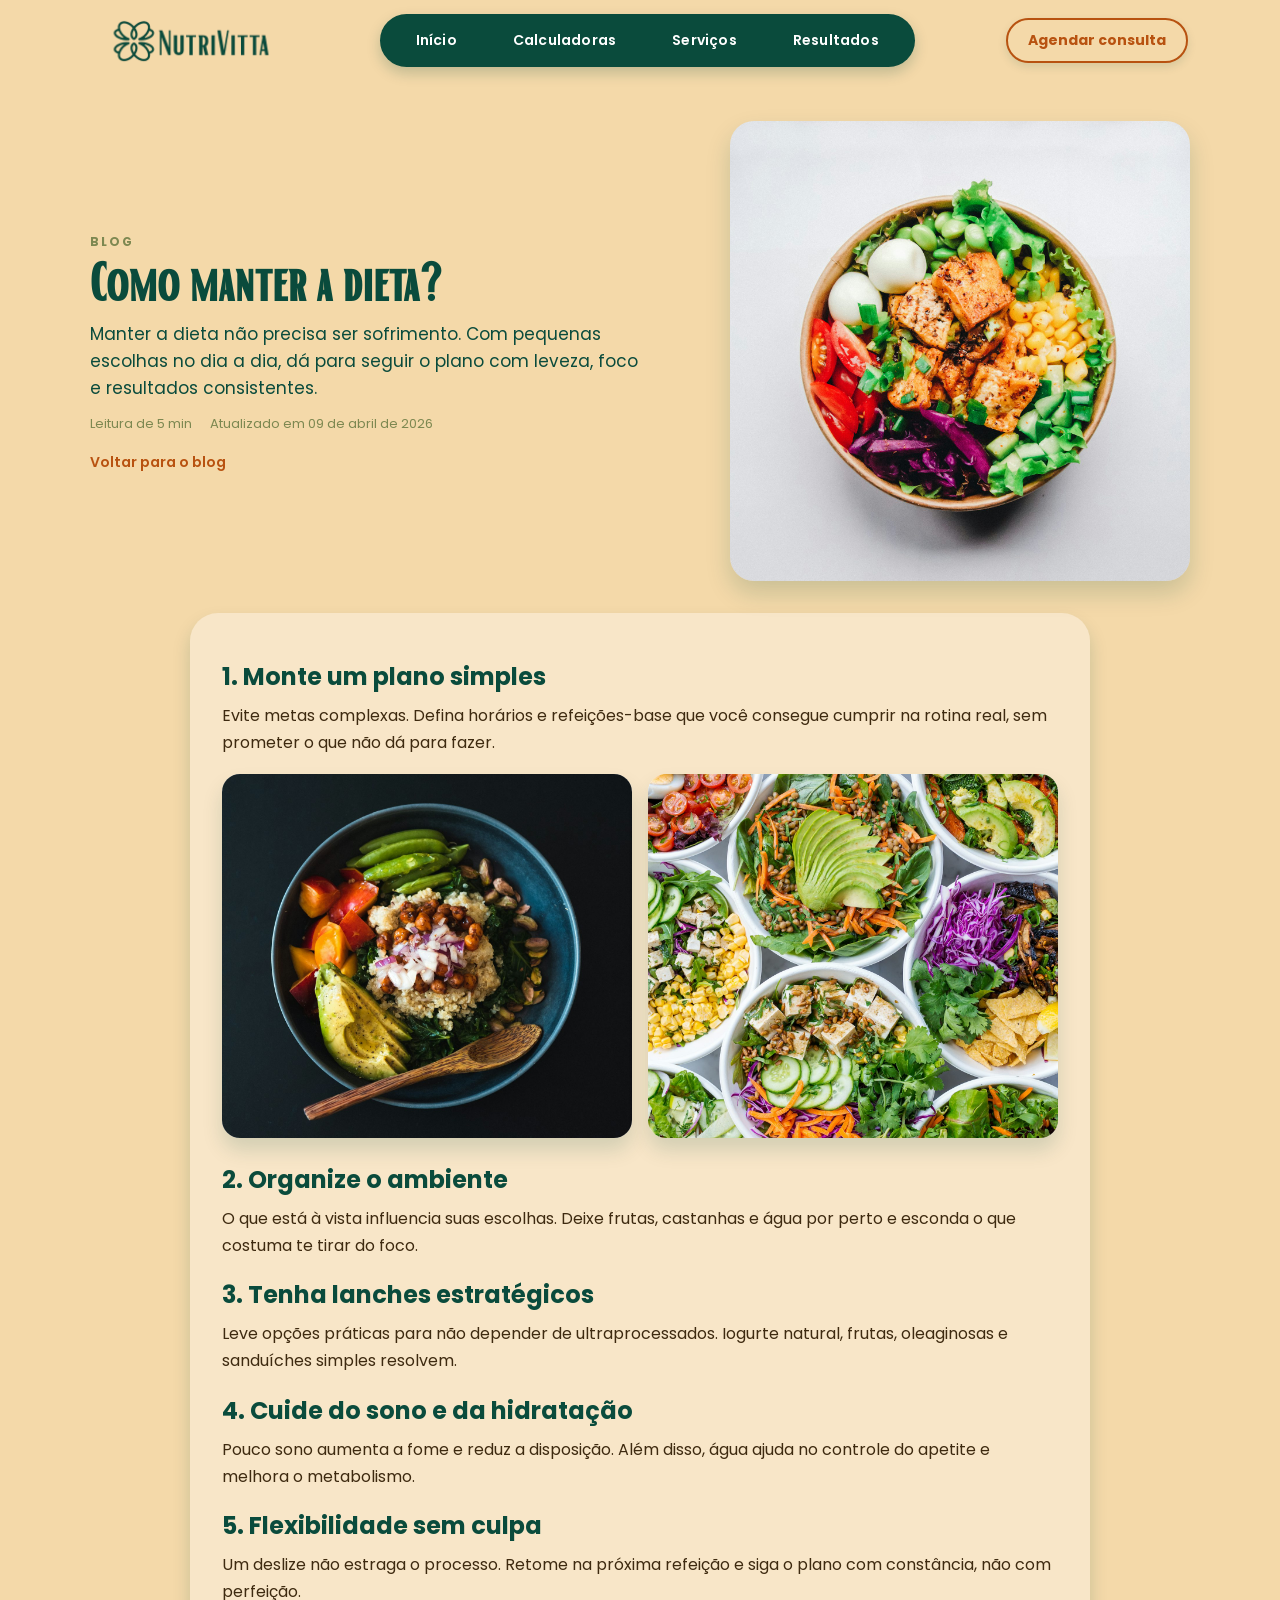
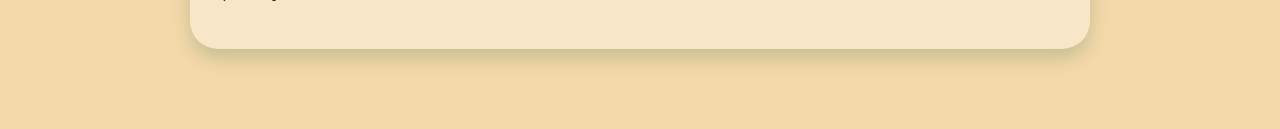
<file: NutriVitta/html/blog-1.html>
﻿<!DOCTYPE html>
<html lang="pt-br">
<head>
    <meta charset="UTF-8">
    <meta name="viewport" content="width=device-width, initial-scale=1.0">
    <link rel="icon" type="image/x-icon" href="../images/logo-simples.png">
    <title>NutriVitta | Como manter a dieta</title>
    <link rel="preconnect" href="https://fonts.googleapis.com">
    <link rel="preconnect" href="https://fonts.gstatic.com" crossorigin>
    <link href="https://fonts.googleapis.com/css2?family=Poppins:wght@500;600;700&display=swap" rel="stylesheet">
    <link rel="stylesheet" href="../css/style.css">
</head>
<body>
    <header class="site-header">
        <img src="../images/logo.png" alt="Logo NutriVitta">
        <nav class="nav-pill">
            <a href="index.html#inicio">Início</a>
            <a href="index.html#calculadoras">Calculadoras</a>
            <a href="index.html#servicos">Serviços</a>
            <a href="index.html#resultados">Resultados</a>
        </nav>

        <button class="cta">Agendar consulta</button>
    </header>

    <main class="blog-page">
        <section class="blog-detail">
            <div class="blog-detail-content">
                <span class="blog-detail-kicker">Blog</span>
                <h1 class="blog-detail-title">Como manter a dieta?</h1>
                <p class="blog-detail-lead">
                    Manter a dieta não precisa ser sofrimento. Com pequenas escolhas no dia a dia,
                    dá para seguir o plano com leveza, foco e resultados consistentes.
                </p>
                <div class="blog-detail-meta">
                    <span>Leitura de 5 min</span>
                    <span>Atualizado em 09 de abril de 2026</span>
                </div>
                <a class="blog-back" href="index.html#blog">Voltar para o blog</a>
            </div>
            <div class="blog-detail-image">
                <img src="../images/blog-hero-1.jpg" alt="Bowl de salada colorida" loading="lazy">
            </div>
        </section>

        <section class="blog-article">
            <h2>1. Monte um plano simples</h2>
            <p>
                Evite metas complexas. Defina horários e refeições-base que você consegue cumprir
                na rotina real, sem prometer o que não dá para fazer.
            </p>
            <div class="blog-gallery">
                <figure class="blog-media">
                    <img src="../images/blog-gallery-1a.jpg" alt="Bowl saudável com vegetais" loading="lazy">
                    <figcaption>Planejar refeições fica mais fácil com opções frescas e simples.</figcaption>
                </figure>
                <figure class="blog-media">
                    <img src="../images/blog-gallery-1b.jpg" alt="Variedade de saladas coloridas" loading="lazy">
                    <figcaption>Inclua cores e variedade para aumentar nutrientes e saciedade.</figcaption>
                </figure>
            </div>

            <h2>2. Organize o ambiente</h2>
            <p>
                O que está à vista influencia suas escolhas. Deixe frutas, castanhas e água por perto
                e esconda o que costuma te tirar do foco.
            </p>

            <h2>3. Tenha lanches estratégicos</h2>
            <p>
                Leve opções práticas para não depender de ultraprocessados. Iogurte natural, frutas,
                oleaginosas e sanduíches simples resolvem.
            </p>

            <h2>4. Cuide do sono e da hidratação</h2>
            <p>
                Pouco sono aumenta a fome e reduz a disposição. Além disso, água ajuda no controle
                do apetite e melhora o metabolismo.
            </p>

            <h2>5. Flexibilidade sem culpa</h2>
            <p>
                Um deslize não estraga o processo. Retome na próxima refeição e siga o plano com
                constância, não com perfeição.
            </p>
        </section>
    </main>
</body>
</html>
</file>
<file: NutriVitta/css/style.css>
﻿:root {
    --green: #0A4B3C;
    --orange: #B85210;
    --cream: #F4D9A9;
    --card: #F8E6C8;
    --lime: #B9C13A;
    --shadow: rgba(10, 75, 60, 0.22);
    --olive: #7D8851;
}


.calc-modal .calc-radio label {
    display: flex !important;
    align-items: center !important;
    gap: 12px !important;
    font-size: 18px !important;
    color: var(--green) !important;
    font-weight: 700 !important;
}

.calc-modal .calc-radio label input[type="radio"] {
    -webkit-appearance: radio !important;
    appearance: radio !important;
    width: 18px !important;
    height: 18px !important;
    min-width: 18px !important;
    margin-right: 10px !important;
    vertical-align: middle !important;
    accent-color: var(--modal-accent, #0A4B3C) !important;
    background: transparent !important;
    border: none !important;
    box-shadow: none !important;
}

.calc-modal .calc-radio label input[type="radio"]::before,
.calc-modal .calc-radio label input[type="radio"]::after {
    display: none !important;
    content: none !important;
}

@media (max-width:480px) {
    .calc-modal .calc-radio label {
        font-size: 16px !important;
    }

    .calc-modal .calc-radio label input[type="radio"] {
        width: 16px !important;
        height: 16px !important;
    }
}

.calc-modal .calc-type span,
.calc-modal .calc-radio label {
    line-height: 1;
}


.calc-toggle {
    display: flex;
    flex-direction: column;
    gap: 12px;
}

.calc-toggle-btn {
    display: inline-flex;
    align-items: center;
    gap: 12px;
    background: transparent;
    border: none;
    padding: 4px 0;
    cursor: pointer;
    font-size: 16px;
    color: var(--green);
}


.calc-modal .calc-radio label input[type="radio"][name$="-sexo"] {
    -webkit-appearance: radio !important;
    appearance: radio !important;
    width: 18px !important;
    height: 18px !important;
    min-width: 18px !important;
    margin-right: 12px !important;
    vertical-align: middle !important;
    accent-color: var(--modal-accent, #0A4B3C) !important;
    background: transparent !important;
    border: none !important;
    box-shadow: none !important;
}


.client-modal {
    position: fixed;
    inset: 0;
    display: none;
    align-items: center;
    justify-content: center;
    padding: 24px;
    z-index: 1200;
}

.client-modal.is-open {
    display: flex;
}

.client-modal__backdrop {
    position: absolute;
    inset: 0;
    background: rgba(10, 24, 20, 0.55);
    backdrop-filter: blur(6px);
}

.client-modal__panel {
    position: relative;
    width: min(1080px, 100%);
    max-height: min(92vh, 920px);
    overflow: auto;
    padding: 30px;
    border-radius: 30px;
    background: linear-gradient(180deg, rgba(248, 230, 200, 1) 0%, rgba(245, 220, 160, 1) 60%);
    border: 1px solid rgba(10, 75, 60, 0.1);
    box-shadow: 0 28px 60px rgba(10, 24, 20, 0.22);
    z-index: 1;
    font-family: "Poppins", sans-serif;
}

.client-modal__panel::before,
.client-modal__panel::after {
    content: "";
    position: absolute;
    border-radius: 50%;
    pointer-events: none;
}

.client-modal__panel::before {
    top: -68px;
    right: -54px;
    width: 180px;
    height: 180px;
    background: rgba(10, 75, 60, 0.08);
}

.client-modal__panel::after {
    bottom: -88px;
    left: -44px;
    width: 220px;
    height: 220px;
    background: rgba(255, 255, 255, 0.28);
}

.client-modal__header {
    position: relative;
    z-index: 1;
    display: flex;
    justify-content: space-between;
    align-items: flex-start;
    gap: 18px;
    margin-bottom: 24px;
}

.client-modal__header h2 {
    margin: 0;
    font-family: "Bright", serif;
    font-size: 28px;
    line-height: 1;
    color: var(--green);
}

.client-modal__subtitle {
    margin: 10px 0 0;
    max-width: 520px;
    color: rgba(10, 75, 60, 0.74);
    font-size: 14px;
    line-height: 1.6;
}

.client-modal__close {
    flex-shrink: 0;
    width: 44px;
    height: 44px;
    display: inline-flex;
    align-items: center;
    justify-content: center;
    border: 1px solid rgba(10, 75, 60, 0.08);
    border-radius: 50%;
    background: rgba(255, 255, 255, 0.9);
    color: var(--green);
    font-size: 28px;
    line-height: 1;
    box-shadow: 0 10px 18px rgba(10, 75, 60, 0.1);
    cursor: pointer;
    transition: transform 0.2s ease, box-shadow 0.2s ease, background-color 0.2s ease;
}

.client-modal__close:hover {
    transform: translateY(-2px);
    background: #fff;
    box-shadow: 0 14px 22px rgba(10, 75, 60, 0.14);
}

.client-modal__body {
    position: relative;
    z-index: 1;
    display: grid;
    grid-template-columns: minmax(0, 1.35fr) minmax(280px, 0.65fr);
    gap: 24px;
    align-items: start;
}

.client-modal__body form {
    display: grid;
    gap: 16px;
    padding: 24px;
    border-radius: 26px;
    background: rgba(255, 255, 255, 0.72);
    border: 1px solid rgba(10, 75, 60, 0.08);
    box-shadow: 0 18px 34px rgba(10, 75, 60, 0.1);
    backdrop-filter: blur(6px);
}

#client-form>label,
.client-basic .two-cols>label,
.client-child-fields>label {
    display: flex;
    flex-direction: column;
    gap: 8px;
    font-weight: 700;
    color: var(--green);
    font-size: 14px;
}

.client-modal__body .two-cols {
    display: grid;
    grid-template-columns: repeat(2, minmax(0, 1fr));
    gap: 14px;
}

.client-modal__body input[type="text"],
.client-modal__body input[type="number"],
.client-modal__body input[type="date"],
.client-modal__body textarea,
.client-modal__body select {
    width: 100%;
    padding: 14px 16px;
    border-radius: 16px;
    border: 1px solid rgba(10, 75, 60, 0.1);
    background: rgba(255, 255, 255, 0.96);
    color: var(--green);
    font-family: inherit;
    font-size: 14px;
    box-shadow: inset 0 1px 0 rgba(255, 255, 255, 0.92), 0 8px 18px rgba(10, 75, 60, 0.05);
    transition: border-color 0.2s ease, box-shadow 0.2s ease, transform 0.2s ease;
}

.client-modal__body input::placeholder,
.client-modal__body textarea::placeholder {
    color: rgba(10, 75, 60, 0.45);
}

.client-modal__body input:focus,
.client-modal__body textarea:focus,
.client-modal__body select:focus {
    outline: none;
    border-color: rgba(10, 75, 60, 0.28);
    box-shadow: 0 0 0 4px rgba(10, 75, 60, 0.08), 0 14px 24px rgba(10, 75, 60, 0.1);
    transform: translateY(-1px);
}

.client-modal__body textarea {
    min-height: 120px;
    resize: vertical;
}

.client-type,
.client-basic,
.client-child-fields,
#client-form fieldset {
    margin: 0;
    padding: 18px;
    border-radius: 22px;
    background: rgba(255, 255, 255, 0.82);
    border: 1px solid rgba(10, 75, 60, 0.08);
    box-shadow: 0 12px 24px rgba(10, 75, 60, 0.08);
}

.client-type::before,
.client-basic::before,
.client-child-fields::before {
    display: block;
    width: 100%;
    flex-basis: 100%;
    margin-bottom: 12px;
    font-size: 12px;
    font-weight: 800;
    letter-spacing: 0.08em;
    text-transform: uppercase;
    color: rgba(10, 75, 60, 0.62);
}

.client-type::before {
    content: "Perfil";
}

.client-basic::before {
    content: "Informacoes principais";
}

.client-child-fields::before {
    content: "Informacoes infantis";
}

.client-type,
.client-basic .client-sex {
    display: flex;
    flex-wrap: wrap;
    gap: 12px;
    align-items: center;
}

.client-basic {
    display: grid;
    gap: 16px;
}

.client-child-fields {
    display: grid;
    grid-template-columns: repeat(2, minmax(0, 1fr));
    gap: 14px;
}

.client-child-fields>label:last-child {
    grid-column: 1 / -1;
}

.client-modal input[type="radio"],
.client-modal input[type="checkbox"] {
    accent-color: var(--green);
}

.client-modal .inline,
.habit-row {
    display: inline-flex;
    align-items: center;
    gap: 8px;
    padding: 8px 12px;
    border-radius: 10px;
    background: rgba(244, 217, 169, 0.28);
    color: var(--green);
    font-weight: 700;
}

.client-modal .inline input,
.habit-row input {
    width: auto;
    margin: 0;
    box-shadow: none;
}

#client-form fieldset {
    display: grid;
    gap: 10px;
    border: 1px dashed rgba(10, 75, 60, 0.06);
    padding: 12px;
    background: rgba(255, 255, 255, 0.6);
    border-radius: 12px;
}

#client-form fieldset legend {
    padding: 0 8px;
    color: var(--green);
    font-size: 12px;
    font-weight: 800;
    letter-spacing: 0.06em;
    text-transform: uppercase;
}

.client-actions {
    display: flex;
    gap: 12px;
    margin-top: 4px;
}

#client-save,
#client-clear {
    min-height: 54px;
    padding: 12px 20px;
    border-radius: 16px;
    font-weight: 800;
    cursor: pointer;
    transition: transform 0.2s ease, box-shadow 0.2s ease, background-color 0.2s ease;
}

#client-save {
    flex: 1;
    border: none;
    background: linear-gradient(135deg, var(--green), #0f6652);
    color: #fff;
    box-shadow: 0 16px 26px rgba(10, 75, 60, 0.2);
}

#client-save:hover {
    transform: translateY(-2px);
    box-shadow: 0 20px 32px rgba(10, 75, 60, 0.24);
}

#client-clear {
    border: 1px solid rgba(10, 75, 60, 0.14);
    background: rgba(255, 255, 255, 0.7);
    color: var(--green);
}

#client-clear:hover {
    transform: translateY(-2px);
    background: rgba(255, 255, 255, 0.96);
}

#client-list {
    display: none;
}

body.modal-open {
    overflow: hidden;
}

.client-aside {
    position: sticky;
    top: 0;
    padding: 24px;
    border-radius: 26px;
    background: linear-gradient(180deg, rgba(10, 75, 60, 0.96), rgba(18, 92, 73, 0.9));
    color: #fff;
    box-shadow: 0 22px 34px rgba(10, 75, 60, 0.18);
}

.client-aside::before {
    content: "Atalho inteligente";
    display: inline-flex;
    margin-bottom: 14px;
    padding: 7px 12px;
    border-radius: 999px;
    background: rgba(255, 255, 255, 0.14);
    font-size: 12px;
    font-weight: 700;
    letter-spacing: 0.08em;
    text-transform: uppercase;
}

.client-aside h3 {
    margin: 0 0 10px;
    font-family: "Bright", serif;
    font-size: 30px;
    line-height: 1;
}

.client-aside p {
    margin: 0;
    font-size: 14px;
    line-height: 1.7;
    color: rgba(255, 255, 255, 0.88);
}

.client-modal__panel {
    transform: translateY(-8px) scale(0.995);
    opacity: 0;
    transition: transform 260ms ease, opacity 260ms ease;
}

.client-modal.is-open .client-modal__panel {
    transform: translateY(0) scale(1);
    opacity: 1;
}

.client-modal__backdrop {
    opacity: 0;
    transition: opacity 260ms ease;
}

.client-modal.is-open .client-modal__backdrop {
    opacity: 1;
}

@media (max-width: 960px) {
    .client-modal__body {
        grid-template-columns: 1fr;
    }

    .client-aside {
        position: static;
    }
}

@media (max-width: 720px) {
    .client-modal {
        padding: 16px;
    }

    .client-modal__panel {
        padding: 22px;
        border-radius: 24px;
    }

    .client-modal__header h2 {
        font-size: 30px;
    }

    .client-modal__body form {
        padding: 18px;
    }

    .client-child-fields,
    .client-modal__body .two-cols {
        grid-template-columns: 1fr;
    }

    .client-actions {
        flex-direction: column;
    }
}

@media (max-width: 540px) {
    .client-modal__header {
        flex-direction: column;
        align-items: stretch;
    }

    .client-modal__close {
        align-self: flex-end;
    }
}


@media (max-width:480px) {
    .calc-modal .calc-radio label {
        font-size: 16px !important;
    }

    .calc-modal .calc-radio label input[type="radio"][name$="-sexo"] {
        width: 16px !important;
        height: 16px !important;
    }
}

* {
    box-sizing: border-box;
    margin: 0;
    padding: 0;
}


img,
picture,
video,
svg {
    max-width: 100%;
    height: auto;
    display: block;
}

@font-face {
    font-family: "Bright";
    src: url(../fonts/bright-regular-1.ttf) format("truetype");
    font-weight: 400;
    font-style: normal;
    font-display: swap;
}

body {
    font-family: "Poppins", sans-serif;
    color: var(--green);
    background: var(--cream);
}

.site-header {
    display: grid;
    grid-template-columns: auto 1fr auto;
    align-items: center;
    gap: 20px;
    padding: 14px 32px;
    background: var(--cream);
}

.site-header img {
    height: 52px;
    width: auto;
    margin-left: 60px;
}

.nav-pill {
    justify-self: center;
    display: flex;
    gap: 56px;
    padding: 16px 36px;
    border-radius: 999px;
    background: var(--green);
    box-shadow: 0 6px 14px var(--shadow);
}

.nav-pill a {
    color: #fff;
    text-decoration: none;
    font-weight: 600;
    font-size: 14px;
    letter-spacing: 0.2px;
}

.nav-pill a:hover {
    opacity: 0.85;
}

.cta {
    font-family: "Poppins", sans-serif;
    margin-right: 60px;
    padding: 10px 20px;
    border-radius: 999px;
    border: 2px solid var(--orange);
    background: var(--cream);
    color: var(--orange);
    font-weight: 700;
    font-size: 14px;
    cursor: pointer;
    position: relative;
    overflow: hidden;
    transition: background 0.25s ease-in-out, color 0.25s ease-in-out, transform 0.25s ease-in-out, box-shadow 0.25s ease-in-out;
    box-shadow: 0 4px 10px rgba(10, 75, 60, 0.12);
}

.cta::after {
    content: "";
    position: absolute;
    inset: -120% auto -120% -60%;
    width: 60%;
    background: linear-gradient(120deg, transparent 0%, rgba(255, 255, 255, 0.55) 50%, transparent 100%);
    transform: translateX(-120%) rotate(15deg);
    transition: transform 0.7s ease-in-out;
    pointer-events: none;
    opacity: 0.7;
}

.cta:hover {
    background: var(--orange);
    color: #fff;
    transform: translateY(-2px);
    box-shadow: 0 10px 18px rgba(10, 75, 60, 0.2);
}

.cta:hover::after {
    transform: translateX(220%) rotate(15deg);
}

.cta:active {
    transform: translateY(0) scale(0.98);
}

.cta:focus-visible {
    outline: 3px solid rgba(184, 82, 16, 0.45);
    outline-offset: 3px;
}

@media (max-width: 900px) {
    .site-header {
        grid-template-columns: 1fr;
        justify-items: center;
        text-align: center;
    }

    .nav-pill {
        flex-wrap: wrap;
        justify-content: center;
    }
}

@media (max-width: 600px) {
    .site-header {
        grid-template-columns: 1fr;
        gap: 8px;
        padding: 12px 16px;
        align-items: center;
        justify-items: center;
    }

    .site-header img {
        height: 48px;
        margin-left: 0;
    }

    .nav-pill {
        gap: 12px;
        padding: 8px 12px;
        justify-self: center;
        width: auto;
    }

    .nav-pill a {
        font-size: 13px;
        padding: 6px 8px;
    }

    .cta {
        margin-right: 0;
        padding: 8px 12px;
        align-self: center;
        box-shadow: 0 6px 12px rgba(10, 75, 60, 0.12);
    }

    .site-header img,
    .nav-pill,
    .cta {
        max-width: 100%;
    }
}


@media (max-width: 480px) {

    html,
    body {
        overflow-x: hidden;
    }

    .calculadoras-container {
        padding: 20px 14px;
        border-radius: 12px;
        gap: 12px;
        margin-top: 0 !important;
    }

    .calc-card {
        max-width: 260px;
        min-height: 260px;
        padding: 12px 12px 8px;
    }

    .calc-icon-img {
        width: 110px;
        height: 110px;
    }

    .calc-title {
        font-size: 15px;
    }

    .blog-section {
        padding: 24px 12px 32px;
    }

    .blog-content {
        max-width: 100%;
        margin-right: 0 !important;
        padding: 0 6px;
    }

    .blog-image-wrap {
        width: 100%;
        position: static;
        margin: 10px 0 0;
    }

    .blog-image {
        max-width: 100%;
        height: auto;
    }

    .hero {
        padding: 12px 12px 18px;
    }

    .hero-content {
        margin-left: 0;
    }
}

.hero {
    display: flex;
    flex-direction: row;
    align-items: center;
    justify-content: center;
    padding: 8px 32px 48px;
    background: var(--cream);
}

.hero-content {
    width: 100%;
    max-width: 760px;
    display: flex;
    flex-direction: column;
    gap: 12px;
    margin-left: 32px;
}

@media (max-width: 900px) {
    .hero {
        flex-direction: column;
        align-items: flex-start;
        padding: 18px 18px 28px;
    }

    .hero-content {
        margin-left: 0;
        width: 100%;
        max-width: 760px;
    }

    .hero-image {
        align-self: center;
        max-width: 520px;
        margin-top: 12px;
    }
}

.hero-title {
    font-size: 34px;
    font-weight: 600;
    color: var(--olive);
    line-height: 1.2;
}

.hero-strong {
    display: block;
    color: var(--green);
    font-weight: 700;
}

.hero-olive {
    color: var(--olive);
}

.hero-text {
    font-size: 14px;
    line-height: 1.6;
    color: var(--green);
    max-width: 420px;
}

.hero-btn {
    font-family: "Poppins", sans-serif;
    align-self: flex-start;
    padding: 9px 20px;
    border-radius: 999px;
    border: none;
    background: var(--orange);
    color: #fff;
    font-weight: 600;
    font-size: 14px;
    cursor: pointer;
    position: relative;
    overflow: hidden;
    box-shadow: 0 6px 14px rgba(184, 82, 16, 0.25);
    transition: transform 0.25s ease-in-out, box-shadow 0.25s ease-in-out, filter 0.25s ease-in-out;
}

.hero-btn::after {
    content: "";
    position: absolute;
    inset: -120% auto -120% -60%;
    width: 60%;
    background: linear-gradient(120deg, transparent 0%, rgba(255, 255, 255, 0.55) 50%, transparent 100%);
    transform: translateX(-120%) rotate(15deg);
    transition: transform 0.7s ease-in-out;
    pointer-events: none;
    opacity: 0.6;
}

.hero-btn:hover {
    filter: brightness(0.96);
    transform: translateY(-2px);
    box-shadow: 0 10px 18px rgba(184, 82, 16, 0.3);
}

.hero-btn:hover::after {
    transform: translateX(220%) rotate(15deg);
}

.hero-btn:active {
    transform: translateY(0) scale(0.98);
}

.hero-btn:focus-visible {
    outline: 3px solid rgba(184, 82, 16, 0.45);
    outline-offset: 3px;
}

.hero-image {
    width: 100%;
    max-width: 520px;
    height: auto;
    align-self: flex-end;
}

.calculadoras-container {
    background-image: url('../images/fundo-calculadoras.png');
    background-color: #F0B85C;
    background-size: cover;
    background-position: center;
    width: min(1250px, 96vw);
    height: auto;
    border-radius: 48px;
    margin: 0 auto;
    margin-top: -40px !important;
    display: flex;
    flex-direction: column;
    justify-content: center;
    align-items: center;
    gap: 18px;
    padding: 48px 28px 56px;
    box-sizing: border-box;
}

.calculadoras-grid {
    display: grid;
    grid-template-columns: repeat(auto-fit, minmax(260px, 1fr));
    gap: 24px;
    align-items: center;
    justify-items: center;
    width: 100%;
}

.calculadoras-grid .calc-card:nth-child(1) {
    animation-delay: 0.05s;
}

.calculadoras-grid .calc-card:nth-child(2) {
    animation-delay: 0.12s;
}

.calculadoras-grid .calc-card:nth-child(3) {
    animation-delay: 0.19s;
}

.calc-heading {
    font-size: 26px;
    font-weight: 700;
    color: var(--orange);
    letter-spacing: 0.4px;
    text-transform: uppercase;
    position: relative;
    text-align: center;
}

.calc-heading::after {
    content: "";
    display: block;
    width: 100px;
    height: 4px;
    border-radius: 999px;
    background: var(--orange);
    margin: 8px auto 50px;
    box-shadow: 0 4px 10px rgba(184, 82, 16, 0.25);
}

.calc-card {
    width: 100%;
    max-width: 320px;
    min-height: 300px;
    background: var(--card);
    border-radius: 42px;
    display: flex;
    flex-direction: column;
    align-items: center;
    justify-content: flex-start;
    gap: 0;
    padding: 16px 16px 0;
    box-shadow: 0 14px 20px rgba(157, 102, 30, 0.24);
    transform: scale(0.95);
    transition: transform 0.35s ease-in-out, box-shadow 0.35s ease-in-out;
    transform-origin: center;
    cursor: pointer;
    overflow: hidden;
    animation: calc-fade-up 0.6s ease-in-out both;
}



.calc-card {
    background-image: none;
    background: var(--card);
}

.calc-card {
    width: 100%;
    max-width: 300px;
    min-height: 260px;
    background: var(--card);
    border-radius: 36px;
    display: flex;
    flex-direction: column;
    align-items: center;
    justify-content: flex-start;
    gap: 0;
    padding: 14px 14px 0;
    box-shadow: 0 12px 18px rgba(157, 102, 30, 0.22);
    transform: scale(0.98);
    transition: transform 0.28s ease-in-out, box-shadow 0.28s ease-in-out;
    transform-origin: center;
    cursor: pointer;
    overflow: hidden;
    animation: calc-fade-up 0.55s ease-in-out both;
}

@media (max-width: 900px) {
    .calc-step-media {
        background-size: 46%;
        background-position: right 12px bottom 12px;
    }
}

@media (max-width: 480px) {
    .calc-step-media {
        background-size: 50%;
        background-position: right 8px bottom 8px;
    }

    .calc-step-media #calc-step-image {
        max-width: 140px;
    }
}

.calc-step-media #calc-step-image {
    width: auto;
    max-width: 240px;
    height: auto;
    position: relative;
    z-index: 1;
}

.calc-card.is-active,
.calc-card.active {
    transform: scale(1.08);
    box-shadow: 0 18px 28px rgba(157, 102, 30, 0.3);
    z-index: 2;
}

.calculadoras-container.is-hovering .calc-card:not(.is-active):not(.active) {
    transform: scale(0.9);
}

.calculadoras-container.is-hovering .calc-card.is-active,
.calculadoras-container.is-hovering .calc-card.active {
    transform: scale(1.12);
}

.calc-icon-img {
    width: 140px;
    height: 140px;
    object-fit: contain;
    margin-top: 4px;
    transition: transform 0.35s ease-in-out;
}

.calc-card:hover .calc-icon-img,
.calc-card.is-active .calc-icon-img,
.calc-card.active .calc-icon-img {
    transform: translateY(-4px) scale(1.03);
}

.calc-footer {
    width: 100%;
    display: flex;
    justify-content: center;
    transition: opacity 0.35s ease-in-out, transform 0.35s ease-in-out, max-height 0.35s ease-in-out, padding 0.35s ease-in-out;
}

.calc-footer.compact {
    margin-top: auto;
    max-height: 44px;
    opacity: 1;
    transform: translateY(0);
    padding-bottom: 10px;
}

.calc-card.is-active .calc-footer.compact,
.calc-card.active .calc-footer.compact {
    margin-top: 0;
    max-height: 0;
    opacity: 0;
    transform: translateY(8px);
    pointer-events: none;
    padding-bottom: 0;
}

.calc-footer.featured {
    margin-top: 0;
    flex-direction: column;
    align-items: center;
    gap: 6px;
    background: var(--orange);
    width: calc(100% + 40px);
    margin-left: -20px;
    margin-right: -20px;
    padding: 0 16px;
    border-radius: 0 0 26px 26px;
    max-height: 0;
    opacity: 0;
    transform: translateY(8px);
    pointer-events: none;
    overflow: hidden;
}

.calc-card.is-active .calc-footer.featured,
.calc-card.active .calc-footer.featured {
    margin-top: auto;
    max-height: 120px;
    opacity: 1;
    transform: translateY(0);
    pointer-events: auto;
    padding: 12px 14px 16px;
}

.calc-pill {
    display: inline-flex;
    align-items: center;
    justify-content: center;
    padding: 8px 28px;
    background: var(--orange);
    color: #fff;
    border-radius: 999px;
    font-weight: 700;
    font-size: 14px;
    letter-spacing: 0.4px;
    text-transform: uppercase;
}

.calc-title {
    font-size: 17px;
    font-weight: 700;
    color: #fff;
}

.calc-btn {
    font-family: "Poppins", sans-serif;
    border: none;
    background: var(--card);
    color: var(--orange);
    font-weight: 700;
    font-size: 13px;
    padding: 8px 22px;
    border-radius: 999px;
    cursor: pointer;
    text-transform: uppercase;
    position: relative;
    overflow: hidden;
    transition: transform 0.25s ease-in-out, box-shadow 0.25s ease-in-out, filter 0.25s ease-in-out;
}

.calc-btn::after {
    content: "";
    position: absolute;
    inset: -120% auto -120% -60%;
    width: 60%;
    background: linear-gradient(120deg, transparent 0%, rgba(255, 255, 255, 0.55) 50%, transparent 100%);
    transform: translateX(-120%) rotate(15deg);
    transition: transform 0.7s ease-in-out;
    pointer-events: none;
    opacity: 0.5;
}

.calc-btn:hover {
    filter: brightness(0.96);
    transform: translateY(-2px);
    box-shadow: 0 8px 14px rgba(184, 82, 16, 0.2);
}

.calc-btn:hover::after {
    transform: translateX(220%) rotate(15deg);
}

.calc-btn:active {
    transform: translateY(0) scale(0.98);
}

.calc-btn:focus-visible {
    outline: 2px solid rgba(184, 82, 16, 0.45);
    outline-offset: 3px;
}

#servicos {
    background: var(--cream);
    padding: 56px 40px 70px;
}

.titulo-servicos {
    font-family: "Bright", serif;
    font-size: 52px;
    font-weight: 400;
    text-align: center;
    color: var(--green);
    letter-spacing: 1px;
    margin-bottom: 28px !important;
}

.servicos-card-big {
    background: var(--green);
    border-top-left-radius: 160px;
    border-bottom-left-radius: 160px;
    border-bottom-right-radius: 160px;
    padding: 14px 28px;
    display: flex;
    align-items: center;
    gap: 28px;
    width: min(1120px, 92%);
    margin: 0 auto;
    box-shadow: 0 16px 22px rgba(10, 75, 60, 0.24);
}

.servicos-card-image {
    width: 250px;
    height: 250px;
    border-radius: 50%;
    border: 8px solid #0A4B3C;
    background: #fff;
    display: flex;
    align-items: center;
    justify-content: center;
    flex-shrink: 0;
    overflow: hidden;
}

.servicos-card-image img {
    width: 100%;
    height: 100%;
    object-fit: cover;
    border-radius: 50%;
}

.servicos-card-text {
    color: #d6d36b;
    font-size: 13.5px;
    line-height: 1.5;
    max-width: 560px;
}

.servicos-card-text p+p {
    margin-top: 12px;
}

.etapas-section {
    background: var(--cream);
    padding: 24px 48px 48px;
}

.etapas-wrapper {
    display: flex;
    align-items: center;
    justify-content: center;
    gap: 24px;
    position: relative;
    flex-wrap: wrap;
    width: 100%;
    max-width: 1200px;
    margin: 0 auto;
}

.etapa-card {
    position: relative;
    display: flex;
    justify-content: center;
    align-items: center;
    background: var(--lime);
    color: var(--green);
    flex: 1;
    width: 280px;
    height: 280px;
    padding: 46px 24px 30px;
    border-top-left-radius: 60px;
    border-bottom-right-radius: 60px;
    text-align: center;
    font-weight: 600;
    line-height: 1.5;
    font-size: 22px;
    box-shadow: 0 10px 16px rgba(110, 96, 28, 0.2);
}

.etapa-card::after {
    content: "";
    position: absolute;
    top: 50%;
    right: -70px;
    transform: translateY(-50%);
    width: 70px;
    height: 10px;
    background: var(--lime);
    border-radius: 0;
}

.etapa-card:last-child::after {
    display: none;
}

.etapa-badge {
    position: absolute;
    top: -26px;
    left: 50%;
    transform: translateX(-50%);
    width: 56px;
    height: 56px;
    border-radius: 50%;
    background: var(--lime);
    border: 6px solid var(--cream);
    display: flex;
    align-items: center;
    justify-content: center;
    font-weight: 700;
    font-size: 18px;
    color: var(--green);
    box-shadow: 0 6px 12px rgba(110, 96, 28, 0.2);
}

.resultados-section {
    background: var(--cream);
    padding: 40px 32px 96px;
    text-align: center;
}

.resultados-title {
    font-family: "Bright", serif;
    font-size: 52px;
    color: var(--orange);
    letter-spacing: 1px;
    margin-bottom: 8px;
}

.resultados-subtitle {
    max-width: 760px;
    margin: 0 auto 40px;
    color: var(--orange);
    font-size: 17px;
    line-height: 1.65;
}

.resultados-carousel {
    display: flex;
    align-items: center;
    justify-content: center;
    gap: 18px;
}

.carousel-control {
    background: transparent;
    border: none;
    color: var(--orange);
    font-size: 44px;
    cursor: pointer;
    padding: 0 8px;
    transition: transform 0.25s ease-in-out, opacity 0.25s ease-in-out;
}

.carousel-control:hover {
    transform: scale(1.1);
}

.carousel-viewport {
    overflow: hidden;
    width: 100%;
    max-width: 1120px;
}

.carousel-track {
    display: flex;
    gap: 30px;
    transition: transform 0.45s ease-in-out;
    padding: 6px 0 12px;
}

.resultado-card {
    flex: 0 0 440px;
    background: #F0B85C;
    border-radius: 0 32px 0 32px;
    padding: 22px 26px 28px;
    text-align: left;
    box-shadow: 0 6px 12px rgba(162, 103, 34, 0.18);
    transition: transform 0.35s ease-in-out;
}

.resultado-card.is-active {
    transform: translateY(-4px);
}

.resultado-header {
    display: flex;
    align-items: center;
    gap: 16px;
    margin-bottom: 14px;
}

.resultado-avatar {
    width: 70px;
    height: 70px;
    border-radius: 50%;
    object-fit: cover;
    border: 4px solid #E2A44C;
}

.resultado-nome {
    font-size: 19px;
    color: var(--orange);
    margin: 0;
}

.resultado-cidade {
    display: block;
    font-size: 15px;
    color: var(--orange);
}

.resultado-texto {
    font-size: 16px;
    line-height: 1.6;
    color: #3E2A10;
    margin: 0;
}

.carousel-dots {
    display: flex;
    justify-content: center;
    gap: 10px;
    margin-top: 14px;
}

.carousel-dot {
    width: 12px;
    height: 12px;
    border-radius: 50%;
    border: none;
    background: #E0A25E;
    cursor: pointer;
}

.carousel-dot.is-active {
    background: var(--orange);
}

.explicacoes-section {
    background: var(--cream);
    padding: 50px 40px 70px;
    position: relative;
    overflow: hidden;
}

.explicacoes-header {
    text-align: center;
    margin-bottom: 24px;
}

.explicacoes-header h2 {
    font-family: "Bright", serif;
    font-size: 42px;
    color: var(--green);
    margin: 0 0 6px;
}

.explicacoes-header p {
    margin: 0;
    font-size: 15px;
    color: var(--green);
}

.explicacoes-grid {
    display: grid;
    grid-template-columns: repeat(auto-fit, minmax(240px, 1fr));
    gap: 18px;
    max-width: 1100px;
    margin: 0 auto;
}

.explicacao-card {
    background: #fff;
    border-top-left-radius: 22px;
    border-bottom-right-radius: 22px;
    padding: 18px 20px;
    box-shadow: 0 10px 18px rgba(10, 75, 60, 0.12);
}

.explicacao-card h3 {
    margin: 0 0 8px;
    font-size: 16px;
    color: var(--green);
}

.explicacao-card p {
    margin: 0 0 10px;
    font-size: 14px;
    line-height: 1.6;
    color: #3E2A10;
}

.explicacao-formula {
    display: inline-flex;
    padding: 6px 12px;
    border-radius: 999px;
    background: #F8E6C8;
    color: var(--orange);
    font-size: 12px;
    font-weight: 600;
}

.dicas-section {
    background: var(--cream);
    padding: 40px 40px 70px;
    position: relative;
    overflow: hidden;
}

.dicas-header {
    text-align: center;
    margin-bottom: 20px;
}

.dicas-header h2 {
    font-family: "Bright", serif;
    font-size: 40px;
    color: var(--green);
    margin: 0 0 6px;
}

.dicas-header p {
    margin: 0;
    font-size: 15px;
    color: var(--green);
}

.dicas-grid {
    display: grid;
    grid-template-columns: repeat(auto-fit, minmax(220px, 1fr));
    gap: 16px;
    max-width: 1100px;
    margin: 0 auto;
}

.dica-card {
    background: var(--green);
    color: #fff;
    border-radius: 18px;
    padding: 16px;
    box-shadow: 0 10px 18px rgba(10, 75, 60, 0.15);
}

.dica-card h3 {
    margin: 0 0 6px;
    font-size: 15px;
    color: #D6D34E;
}

.dica-card p {
    margin: 0;
    font-size: 13px;
    line-height: 1.5;
}

.dietas-section {
    background: var(--cream);
    padding: 40px 40px 70px;
    position: relative;
    overflow: hidden;
}

.dietas-header {
    text-align: center;
    margin-bottom: 22px;
}

.dietas-header h2 {
    font-family: "Bright", serif;
    font-size: 40px;
    color: var(--green);
    margin: 0 0 6px;
}

.dietas-header p {
    margin: 0;
    font-size: 15px;
    color: var(--green);
}

.dietas-grid {
    display: grid;
    grid-template-columns: repeat(auto-fit, minmax(240px, 1fr));
    gap: 18px;
    max-width: 1100px;
    margin: 0 auto;
}

.dieta-card {
    background: var(--green);
    border-radius: 22px;
    padding: 18px 20px;
    box-shadow: 0 10px 18px rgba(10, 75, 60, 0.12);
    color: #fff;
}

.dieta-card h3 {
    margin: 0 0 10px;
    font-size: 16px;
    color: var(--lime);
}

.dieta-card ul {
    margin: 0;
    padding-left: 16px;
    font-size: 14px;
    line-height: 1.6;
    color: #fff;
}

.antes-section {
    background: var(--cream);
    padding: 40px 40px 80px;
    position: relative;
    overflow: hidden;
}

.section-fruits {
    position: absolute;
    width: 240px;
    top: 16px;
    opacity: 0.45;
    pointer-events: none;
    transform: rotate(-6deg);
}

.section-fruits--right {
    right: -30px;
}

.section-fruits--left {
    left: -30px;
    transform: rotate(6deg);
}

.antes-header {
    text-align: center;
    margin-bottom: 22px;
}

.antes-header h2 {
    font-family: "Bright", serif;
    font-size: 40px;
    color: var(--green);
    margin: 0 0 6px;
}

.antes-header p {
    margin: 0;
    font-size: 15px;
    color: var(--green);
}

.antes-grid {
    display: grid;
    grid-template-columns: repeat(auto-fit, minmax(240px, 1fr));
    gap: 20px;
    max-width: 1100px;
    margin: 0 auto;
}

.antes-card {
    background: #fff;
    border-radius: 22px;
    padding: 16px;
    box-shadow: 0 10px 18px rgba(10, 75, 60, 0.12);
    display: flex;
    flex-direction: column;
    gap: 10px;
}

.antes-img {
    border-radius: 16px;
    background: #E9E0C6;
    min-height: 140px;
    display: flex;
    align-items: center;
    justify-content: center;
    position: relative;
    overflow: hidden;
}

.antes-img img {
    width: 100%;
    height: 100%;
    object-fit: cover;
    display: block;
}

.antes-img span {
    position: absolute;
    bottom: 10px;
    left: 10px;
    padding: 4px 10px;
    background: rgba(10, 75, 60, 0.8);
    color: #fff;
    border-radius: 999px;
    font-size: 12px;
    font-weight: 600;
}

.antes-info {
    grid-column: 1 / -1;
    text-align: center;
    margin-top: 4px;
}

.antes-info h3 {
    margin: 0 0 4px;
    font-size: 15px;
    color: var(--green);
}

.antes-info p {
    margin: 0;
    font-size: 13px;
    color: #3E2A10;
}

.blog-section {
    background: var(--cream);
    padding: 56px 40px 100px;
    padding-right: 0;
    display: flex;
    align-items: center;
    justify-content: center;
    gap: 44px;
    position: relative;
    overflow: hidden;
    min-height: 560px;
}

.blog-content {
    max-width: 600px;
    margin-right: 620px;
    display: flex;
    flex-direction: column;
    gap: 12px;
}

.blog-title {
    font-family: "Bright", serif;
    font-size: 54px;
    letter-spacing: 1px;
    color: var(--green);
    margin: 0;
}

.blog-subtitle {
    font-size: 16px;
    line-height: 1.5;
    color: var(--green);
    max-width: 520px;
}

.blog-list {
    display: flex;
    flex-direction: column;
    gap: 18px;
    margin-top: 12px;
}

.blog-card {
    display: flex;
    align-items: center;
    gap: 18px;
    background: var(--green);
    color: #fff;
    padding: 16px 26px;
    border-top-right-radius: 22px;
    border-bottom-left-radius: 22px;
    box-shadow: 0 10px 16px rgba(10, 75, 60, 0.2);
    text-decoration: none;
    position: relative;
    overflow: hidden;
    transition: transform 0.25s ease-in-out, box-shadow 0.25s ease-in-out;
}

.blog-card::after {
    content: "";
    position: absolute;
    inset: 0;
    background: radial-gradient(circle at 20% 20%, rgba(255, 255, 255, 0.18), transparent 55%);
    opacity: 0;
    transform: translateX(-6%);
    transition: opacity 0.25s ease-in-out, transform 0.25s ease-in-out;
    pointer-events: none;
}

.blog-card:hover {
    transform: translateY(-4px) scale(1.01);
    box-shadow: 0 16px 24px rgba(10, 75, 60, 0.26);
}

.blog-card:hover::after {
    opacity: 1;
    transform: translateX(0);
}

.blog-thumb {
    width: 86px;
    height: 86px;
    border-radius: 50%;
    background: #fff;
    overflow: hidden;
    display: flex;
    align-items: center;
    justify-content: center;
    flex-shrink: 0;
    box-shadow: 0 6px 12px rgba(10, 75, 60, 0.2);
}

.blog-thumb img {
    width: 100%;
    height: 100%;
    object-fit: cover;
    transition: transform 0.25s ease-in-out;
}

.blog-card:hover .blog-thumb img {
    transform: scale(1.06);
}

.blog-text h3 {
    margin: 0 0 4px;
    font-size: 18px;
    color: var(--lime);
    font-weight: 700;
}

.blog-text p {
    margin: 0;
    font-size: 15px;
    line-height: 1.4;
    color: #f2f0d6;
}

.blog-image-wrap {
    position: absolute;
    right: 0px;
    bottom: 0;
    height: 100%;
    display: flex;
    align-items: flex-end;
    justify-content: flex-end;
    margin: 0;
    width: 620px;
}

.blog-image {
    width: 100%;
    max-width: 620px;
    height: auto;
    max-height: 100%;
    display: block;
}


@media (max-width: 900px) {
    .blog-section {
        padding: 36px 20px 40px;
        min-height: auto !important;
        gap: 20px;
        align-items: flex-start;
    }

    .blog-content {
        max-width: 720px;
        margin: 0 auto !important;
        padding: 0 8px;
        width: 100% !important;
        margin-right: 0 !important;
    }

    .blog-title {
        font-size: 40px;
        text-align: center;
    }

    .blog-subtitle {
        text-align: center;
        margin: 0 auto 12px;
    }

    .blog-list {
        gap: 14px;
    }

    .blog-card {
        width: 100%;
        max-width: 720px;
        margin: 0 auto;
        padding: 14px 18px;
        border-radius: 18px;
        align-items: center;
    }

    .blog-thumb {
        width: 72px;
        height: 72px;
    }

    .blog-image-wrap {
        position: static !important;
        right: auto !important;
        bottom: auto !important;
        width: 100% !important;
        height: auto !important;
        display: flex !important;
        margin-top: 18px !important;
        align-items: center !important;
        justify-content: center !important;
    }

    .blog-image {
        max-width: 100%;
        height: auto;
    }
}

@media (max-width: 480px) {
    .blog-title {
        font-size: 32px;
    }

    .blog-subtitle {
        font-size: 14px;
    }

    .blog-card {
        padding: 12px 14px;
        gap: 12px;
    }

    .blog-thumb {
        width: 60px;
        height: 60px;
    }

    .blog-text h3 {
        font-size: 16px;
    }

    .blog-text p {
        font-size: 14px;
    }
}


@media (max-width: 900px) {

    .blog-section,
    .blog-content,
    .blog-list,
    .blog-card,
    .blog-image-wrap {
        box-sizing: border-box;
    }

    .blog-content {
        margin-right: 0 !important;
    }

    .blog-image-wrap {
        position: static !important;
    }

    .blog-section {
        min-height: auto !important;
    }
}

.blog-page {
    background: var(--cream);
    padding: 40px 40px 80px;
}

.blog-detail {
    display: flex;
    align-items: center;
    justify-content: space-between;
    gap: 32px;
    max-width: 1100px;
    margin: 0 auto 32px;
}

.blog-detail-content {
    max-width: 560px;
}

.blog-detail-kicker {
    text-transform: uppercase;
    letter-spacing: 2px;
    font-size: 12px;
    font-weight: 700;
    color: var(--olive);
}

.blog-detail-title {
    font-family: "Bright", serif;
    font-size: 52px;
    color: var(--green);
    margin: 6px 0 10px;
}

.blog-detail-lead {
    font-size: 17px;
    line-height: 1.6;
    color: var(--green);
}

.blog-detail-meta {
    display: flex;
    flex-wrap: wrap;
    gap: 12px 18px;
    margin-top: 12px;
    font-size: 13px;
    color: var(--olive);
}

.blog-detail-image img {
    width: 100%;
    max-width: 460px;
    height: auto;
    border-radius: 24px;
    box-shadow: 0 12px 24px rgba(10, 75, 60, 0.18);
}

.blog-article {
    max-width: 900px;
    margin: 0 auto;
    background: #F8E6C8;
    border-radius: 28px;
    padding: 28px 32px 32px;
    box-shadow: 0 10px 18px rgba(10, 75, 60, 0.18);
}

.blog-article h2 {
    margin: 18px 0 8px;
    font-size: 24px;
    color: var(--green);
}

.blog-article p {
    margin: 0 0 12px;
    font-size: 16px;
    line-height: 1.7;
    color: #3E2A10;
}

.blog-gallery {
    display: grid;
    grid-template-columns: repeat(auto-fit, minmax(240px, 1fr));
    gap: 16px;
    margin: 18px 0 24px;
}

.blog-media {
    margin: 0;
    border-radius: 18px;
    overflow: hidden;
    box-shadow: 0 12px 20px rgba(10, 75, 60, 0.15);
    background: #fff;
}

.blog-media img {
    width: 100%;
    height: 100%;
    display: block;
    object-fit: cover;
    aspect-ratio: 4 / 3;
}

.blog-media figcaption {
    padding: 10px 12px;
    font-size: 12px;
    color: #2f3f2f;
    background: #fff;
}

.blog-back {
    display: inline-flex;
    align-items: center;
    gap: 8px;
    margin-top: 18px;
    font-weight: 600;
    font-size: 14px;
    color: var(--orange);
    text-decoration: none;
}

.blog-back:hover {
    text-decoration: underline;
}

.avaliacao-section {
    background: var(--cream);
    padding: 60px 40px 90px;
}

.avaliacao-frame {
    background-color: #C9D148;
    background-image: url('../images/avaliacao-background.png');
    background-size: cover;
    background-position: center;
    background-repeat: no-repeat;
    border-radius: 36px;
    padding: 36px 44px;
    display: flex;
    align-items: center;
    justify-content: space-between;
    gap: 32px;
    max-width: 1180px;
    margin: 0 auto;
    box-shadow: 0 16px 28px rgba(125, 136, 81, 0.25);
    position: relative;
    overflow: hidden;
}

.avaliacao-photo {
    flex: 0 0 280px;
    height: 360px;
    background-image: url('../images/moca-avaliacao.png');
    background-repeat: no-repeat;
    background-position: center bottom;
    background-size: contain;
    border-radius: 24px;
    position: relative;
    z-index: 1;
    align-self: flex-end;
    margin-bottom: -36px;
}


@media (max-width: 900px) {
    .avaliacao-frame {
        flex-direction: column;
        align-items: center;
        justify-content: center;
        padding: 24px;
        gap: 8px;
    }

    .avaliacao-photo {
        flex: 0 0 260px;
        width: 260px;
        height: 320px;
        background-position: center top;
        background-size: cover;
        border-radius: 18px;
        align-self: center;
        margin-bottom: -70px;
    }

    .avaliacao-card {
        width: 92%;
        max-width: 560px;
        padding: 28px 20px 32px;
        border-radius: 18px;
    }
}

@media (max-width: 480px) {
    .avaliacao-photo {
        flex: 0 0 220px;
        width: 220px;
        height: 280px;
        margin-bottom: -60px;
        background-size: cover;
    }

    .avaliacao-card {
        padding: 18px 16px 22px;
        border-radius: 14px;
    }
}

.avaliacao-card {
    background: #fff;
    border-radius: 26px;
    padding: 24px 28px;
    box-shadow: 0 12px 22px rgba(10, 75, 60, 0.18);
    max-width: 520px;
    width: 100%;
    position: relative;
    z-index: 1;
}

.avaliacao-title {
    margin: 0 0 16px;
    font-size: 18px;
    color: var(--green);
    font-weight: 700;
    text-align: center;
}

.avaliacao-label {
    display: block;
    font-size: 13px;
    font-weight: 600;
    color: var(--green);
    margin-bottom: 6px;
}

.avaliacao-textarea {
    width: 100%;
    min-height: 110px;
    resize: vertical;
    border-radius: 14px;
    border: 1px solid rgba(10, 75, 60, 0.4);
    padding: 12px 14px;
    font-family: "Poppins", sans-serif;
    font-size: 14px;
    color: var(--green);
    background: #fff;
    outline: none;
}

.avaliacao-textarea:focus {
    border-color: var(--orange);
    box-shadow: 0 0 0 3px rgba(184, 82, 16, 0.2);
}

.avaliacao-rating {
    display: flex;
    align-items: center;
    gap: 12px;
    margin: 12px 0 16px;
}

.avaliacao-stars {
    display: flex;
    align-items: center;
}

.avaliacao-stars input {
    position: absolute;
    opacity: 0;
    width: 1px;
    height: 1px;
}

.avaliacao-score {
    display: inline-flex;
    align-items: center;
    justify-content: center;
    height: 22px;
    padding: 0 12px;
    margin-right: 6px;
    border-radius: 999px;
    border: 1px solid rgba(10, 75, 60, 0.35);
    font-size: 12px;
    font-weight: 700;
    color: var(--green);
    background: #fff;
    cursor: pointer;
    transition: background 0.2s ease-in-out, color 0.2s ease-in-out, border-color 0.2s ease-in-out;
}

.avaliacao-score:focus-visible {
    outline: 2px solid rgba(184, 82, 16, 0.45);
    outline-offset: 2px;
}

.avaliacao-score.is-zero {
    background: var(--green);
    color: #fff;
    border-color: var(--green);
}

.star-group {
    display: inline-flex;
    flex-direction: row-reverse;
    gap: 4px;
}

.star-group label {
    font-size: 20px;
    color: #E0A25E;
    cursor: pointer;
    transition: transform 0.2s ease-in-out, color 0.2s ease-in-out;
}

.star-group label:hover,
.star-group label:hover~label {
    color: #F1C40F;
    transform: translateY(-1px);
}

.star-group input:checked~label {
    color: #F1C40F;
}

.star-group input:focus-visible+label {
    outline: 2px solid rgba(184, 82, 16, 0.45);
    outline-offset: 2px;
}

.avaliacao-btn {
    width: 100%;
    border: none;
    border-radius: 999px;
    padding: 10px 16px;
    background: var(--green);
    color: #fff;
    font-weight: 600;
    font-size: 14px;
    cursor: pointer;
    transition: transform 0.25s ease-in-out, box-shadow 0.25s ease-in-out, filter 0.25s ease-in-out;
}

.avaliacao-btn:hover {
    transform: translateY(-1px);
    box-shadow: 0 8px 14px rgba(10, 75, 60, 0.2);
    filter: brightness(1.05);
}

.avaliacao-btn:active {
    transform: translateY(0) scale(0.98);
}

.planner-section {
    background: var(--cream);
    padding: 60px 40px 80px;
}

.planner-header {
    text-align: center;
    margin-bottom: 22px;
}

.planner-header h2 {
    font-family: "Bright", serif;
    font-size: 36px;
    color: var(--green);
    margin: 0 0 6px;
}

.planner-header p {
    margin: 0;
    font-size: 14px;
    color: var(--green);
}

.planner-form {
    max-width: 680px;
    margin: 0 auto 26px;
    display: flex;
    gap: 12px;
    background: #fff;
    padding: 12px 14px;
    border-radius: 999px;
    box-shadow: 0 8px 16px rgba(10, 75, 60, 0.15);
}

.planner-form input {
    flex: 1;
    border: none;
    outline: none;
    font-family: "Poppins", sans-serif;
    font-size: 14px;
    color: var(--green);
    background: transparent;
}

.planner-form button {
    border: none;
    border-radius: 999px;
    padding: 8px 20px;
    background: var(--green);
    color: #fff;
    font-weight: 600;
    cursor: pointer;
    transition: transform 0.2s ease-in-out, box-shadow 0.2s ease-in-out;
}

.planner-form button:hover {
    transform: translateY(-1px);
    box-shadow: 0 6px 12px rgba(10, 75, 60, 0.2);
}

.planner-board {
    display: grid;
    grid-template-columns: repeat(auto-fit, minmax(240px, 1fr));
    gap: 18px;
    max-width: 1100px;
    margin: 0 auto;
}

.planner-dropzone {
    background: #fff;
    border-radius: 20px;
    padding: 16px;
    box-shadow: 0 10px 18px rgba(10, 75, 60, 0.12);
    border: 2px dashed rgba(10, 75, 60, 0.15);
    min-height: 240px;
    display: flex;
    flex-direction: column;
    gap: 10px;
    transition: border-color 0.2s ease-in-out, background 0.2s ease-in-out;
}

.planner-dropzone h3 {
    margin: 0;
    font-size: 14px;
    color: var(--green);
}

.planner-dropzone.is-dragover {
    border-color: var(--orange);
    background: rgba(244, 217, 169, 0.6);
}

.planner-placeholder {
    font-size: 12px;
    color: #7D8851;
    margin: 0;
}

.planner-cards {
    display: flex;
    flex-direction: column;
    gap: 10px;
}

.planner-card {
    background: var(--green);
    color: #fff;
    border-radius: 14px;
    padding: 10px 12px;
    display: flex;
    align-items: center;
    justify-content: space-between;
    gap: 10px;
    cursor: grab;
    box-shadow: 0 6px 12px rgba(10, 75, 60, 0.2);
}

.planner-card:active {
    cursor: grabbing;
}

.planner-card__title {
    font-size: 13px;
    font-weight: 600;
}

.planner-card__delete {
    border: none;
    background: rgba(255, 255, 255, 0.2);
    color: #fff;
    font-size: 11px;
    padding: 4px 8px;
    border-radius: 999px;
    cursor: pointer;
}

.planner-card--done {
    background: #F2B556;
    color: #1e3f33;
}

.planner-card--done .planner-card__delete {
    background: rgba(0, 0, 0, 0.15);
    color: #1e3f33;
}

.site-footer {
    background: var(--green);
    color: #fff;
    border-top-left-radius: 40px;
    border-top-right-radius: 40px;
    overflow: visible;
}

.footer-wrap {
    display: flex;
    flex-direction: column;
    gap: 22px;
    padding: 64px 48px 32px;
    position: relative;
}

.footer-brand {
    display: flex;
    flex-direction: column;
    align-items: center;
    gap: 8px;
    text-align: center;
    position: absolute;
    top: -52px;
    left: 50%;
    transform: translateX(-50%);
}

.footer-logo {
    width: 140px;
    height: auto;
}

.footer-brand-text {
    display: flex;
    flex-direction: column;
    gap: 4px;
}

.footer-brand-title {
    font-family: "Bright", serif;
    font-size: 38px;
    color: #D6D34E;
    letter-spacing: 1px;
    text-transform: uppercase;
}

.footer-brand-subtitle {
    font-size: 15px;
    color: #D6D34E;
}

.footer-content {
    display: flex;
    align-items: flex-start;
    justify-content: space-between;
    gap: 32px;
    flex-wrap: wrap;
}

.footer-contacts h3 {
    margin: 0 0 10px;
    font-size: 14px;
    font-weight: 600;
}

.footer-contacts a {
    display: block;
    color: #fff;
    text-decoration: none;
    font-size: 13px;
    margin-bottom: 8px;
}

.footer-contacts a:hover {
    text-decoration: underline;
}

.footer-actions {
    display: flex;
    flex-direction: column;
    gap: 10px;
}

.footer-pill {
    display: inline-flex;
    align-items: center;
    justify-content: space-between;
    gap: 8px;
    min-width: 220px;
    padding: 8px 14px;
    border-radius: 999px;
    background: #fff;
    color: var(--green);
    text-decoration: none;
    font-weight: 600;
    font-size: 12px;
    transition: transform 0.2s ease-in-out, box-shadow 0.2s ease-in-out;
}


@media (max-width: 900px) {
    .footer-wrap {
        padding: 36px 20px 18px;
        gap: 12px;
        align-items: center;
    }

    .footer-brand {
        position: static;
        transform: none;
        top: auto;
        left: auto;
        margin-bottom: 8px;
    }

    .footer-content {
        flex-direction: column;
        align-items: center;
        justify-content: center;
        gap: 18px;
        width: 100%;
    }

    .footer-contacts {
        text-align: center;
    }

    .footer-pill {
        min-width: 0;
        width: 92%;
        max-width: 360px;
    }
}

@media (max-width: 480px) {
    .footer-wrap {
        padding: 24px 12px 12px;
    }

    .footer-brand-title {
        font-size: 28px;
    }

    .footer-logo {
        width: 120px;
    }

    .footer-pill {
        width: 100%;
        max-width: 320px;
    }
}

.footer-pill:hover {
    transform: translateY(-1px);
    box-shadow: 0 6px 12px rgba(0, 0, 0, 0.15);
}

.footer-bottom {
    background: #F2B556;
    color: var(--green);
    text-align: center;
    padding: 10px 16px;
    font-size: 12px;
    font-weight: 600;
}

@keyframes servicos-fade {
    from {
        opacity: 0;
        transform: translateY(18px);
    }

    to {
        opacity: 1;
        transform: translateY(0);
    }
}

@keyframes servicos-fade-image {
    from {
        opacity: 0;
        transform: translateX(0) translateY(18px);
    }

    to {
        opacity: 1;
        transform: translateX(0) translateY(0);
    }
}



.calc-modal {
    position: fixed;
    inset: 0;
    display: none;
    align-items: center;
    justify-content: center;
    padding: 24px;
    background: rgba(0, 0, 0, 0.55);
    z-index: 999;
}

.calc-modal__backdrop {
    position: absolute;
    inset: 0;
}

.calc-modal.is-open {
    display: flex;
}

.calc-modal__panel {

    background: #fff;
    background-size: cover;
    background-repeat: no-repeat;
    background-position: center;
    border-radius: 32px;
    width: min(680px, 96vw);
    max-height: 90vh;
    display: flex;
    flex-direction: column;
    overflow: hidden;
    box-shadow: 0 18px 40px rgba(0, 0, 0, 0.28);
    --modal-accent: var(--green);
    position: relative;
    z-index: 1;
}


.calc-modal__panel::before {
    content: "";
    position: absolute;
    inset: 0;
    background: rgba(255, 255, 255, 0.88);
    pointer-events: none;
    z-index: 0;
}


.calc-modal__panel>* {
    position: relative;
    z-index: 1;
}


.calc-modal[data-step="1"] .calc-step-media img {
    display: none !important;
}

.calc-modal__header {
    display: flex;
    align-items: center;
    justify-content: center;
    padding: 20px 24px;
    background: var(--modal-accent);
    color: #fff;
    font-family: "Bright", serif;
    letter-spacing: 0.6px;
    position: relative;
}

.calc-modal__header h2 {
    font-size: 30px;
    margin: 0;
    font-weight: 400;
    text-transform: uppercase;
}

.calc-modal__close {
    background: rgba(255, 255, 255, 0.18);
    border: none;
    color: #fff;
    font-size: 24px;
    width: 36px;
    height: 36px;
    border-radius: 50%;
    cursor: pointer;
    line-height: 1;
    position: absolute;
    right: 18px;
    top: 50%;
    transform: translateY(-50%);
}

.calc-modal__steps {
    display: flex;
    align-items: center;
    justify-content: center;
    gap: 32px;
    padding: 20px 20px 14px;
    position: relative;
}

.calc-modal__steps::before {
    content: "";
    position: absolute;
    top: 50%;
    left: 18%;
    right: 18%;
    height: 2px;
    background: rgba(0, 0, 0, 0.18);
    transform: translateY(-50%);
}

.calc-step {
    width: 36px;
    height: 36px;
    border-radius: 50%;
    border: 2px solid var(--modal-accent);
    color: var(--modal-accent);
    display: inline-flex;
    align-items: center;
    justify-content: center;
    font-weight: 700;
    background: #fff;
    z-index: 1;
    font-size: 15px;
}

.calc-step.is-active,
.calc-step.is-complete {
    background: var(--modal-accent);
    color: #fff;
}

.calc-modal__body {
    padding: 8px 36px 24px;
    overflow-y: auto;
}

.calc-step-panel {
    display: none;
}

.calc-step-panel.is-active {
    display: block;
}

.calc-step-grid {
    display: grid;
    grid-template-columns: 1.1fr 0.7fr;
    gap: 24px;
    align-items: center;
}

.calc-step-copy {
    max-width: 520px;
}

.calc-step-title {
    margin: 0 0 10px;
    font-size: 20px;
    color: var(--green);
    font-weight: 700;
}

.calc-step-title--center {
    text-align: center;
    margin-bottom: 18px;
}

.calc-step-text {
    color: #2f2f2f;
    line-height: 1.55;
    margin-bottom: 12px;
    font-size: 14px;
}

.calc-step-media {
    display: flex;
    justify-content: center;
    align-items: center;
}

.calc-step-media img {
    width: 260px;
    height: 260px;
    object-fit: contain;
}

.calc-type {
    margin-top: 18px;
    display: flex;
    flex-direction: column;
    gap: 10px;
    font-weight: 600;
    color: var(--green);
}

.calc-type label {
    display: inline-flex;
    align-items: center;
    gap: 8px;
    font-weight: 600;
}

.calc-form-error {
    color: #b31f1f;
    font-weight: 600;
    margin-bottom: 10px;
    min-height: 20px;
    text-align: center;
}

.calc-form {
    display: none;
}

.calc-form.is-active {
    display: block;
}


.calc-form[aria-hidden="true"] {
    display: none !important;
}

.calc-form-group {
    display: grid;
    grid-template-columns: repeat(2, minmax(0, 1fr));
    gap: 16px 24px;
}

.calc-form-group[hidden] {
    display: none !important;
}

.calc-form-group label {
    display: flex;
    flex-direction: column;
    gap: 6px;
    font-size: 14px;
    color: var(--green);
    font-weight: 600;
}

.calc-form-group input,
.calc-form-group select {
    padding: 14px 16px;
    min-height: 48px;
    border-radius: 12px;
    border: 1.5px solid rgba(10, 75, 60, 0.28);
    background: #fff;
    box-shadow: inset 0 1px 2px rgba(10, 75, 60, 0.08);
    font-size: 14px;
    font-family: "Poppins", sans-serif;
    transition: border-color 0.2s ease, box-shadow 0.2s ease;
}

.calc-modal input[type="radio"] {
    accent-color: var(--modal-accent);
    width: 18px;
    height: 18px;
}

.calc-form-group input:focus,
.calc-form-group select:focus {
    outline: none;
    border-color: var(--modal-accent);
    box-shadow: 0 0 0 3px rgba(10, 75, 60, 0.16);
}

.calc-form-group input:hover,
.calc-form-group select:hover {
    border-color: rgba(10, 75, 60, 0.45);
}

.calc-form-group input::placeholder {
    color: rgba(10, 75, 60, 0.45);
}

.calc-radio {
    display: flex;
    flex-direction: column;
    gap: 6px;
    font-size: 14px;
    color: var(--green);
    font-weight: 600;
    grid-column: 1 / -1;
}

.calc-radio--inline {
    grid-column: auto;
    align-self: end;
}

.calc-radio--inline label {
    display: inline-flex;
    gap: 8px;
    margin-right: 12px;
}


.calc-modal .calc-radio label input[type="radio"][name$="-sexo"] {
    -webkit-appearance: radio !important;
    width: 14px !important;
    height: 14px !important;
    appearance: radio !important;
    transform: none !important;
    margin-right: 8px !important;
    vertical-align: middle !important;
    accent-color: var(--modal-accent, #0A4B3C) !important;
    border: none !important;
    background: transparent !important;
}

.calc-modal .calc-radio label input[type="radio"][name$="-sexo"]::after {
    display: none !important;
}

@media (max-width: 480px) {
    .calc-modal .calc-radio label input[type="radio"][name$="-sexo"] {
        transform: scale(1) !important;
    }
}


.calc-radio label {
    display: inline-flex;
    align-items: center;
    gap: 12px;
    cursor: pointer;
    font-size: 18px;
    color: var(--green);
    font-weight: 600;
}

.calc-radio input[type="radio"] {
    -webkit-appearance: none;
    appearance: none;
    width: 8px !important;
    height: 8px;
    border-radius: 50%;
    border: 3px solid rgba(10, 75, 60, 0.18);
    background: #fff;
    display: inline-block;
    position: relative;
    transition: border-color .12s ease, box-shadow .12s ease;
}

.calc-radio input[type="radio"]::after {
    content: "";
    position: absolute;
    left: 50%;
    top: 50%;
    transform: translate(-50%, -50%) scale(0);
    width: 10px;
    height: 10px;
    border-radius: 50%;
    background: var(--modal-accent, var(--green));
    transition: transform .12s ease;
}

.calc-radio input[type="radio"]:checked {
    border-color: var(--modal-accent, var(--green));
    box-shadow: 0 0 0 6px rgba(10, 75, 60, 0.04);
}

.calc-radio input[type="radio"]:checked::after {
    transform: translate(-50%, -50%) scale(1);
}

@media (max-width: 480px) {
    .calc-radio label {
        font-size: 16px;
    }

    .calc-radio input[type="radio"] {
        width: 18px;
        height: 18px;
        min-width: 18px;
        border-width: 2px;
    }

    .calc-radio input[type="radio"]::after {
        width: 8px;
        height: 8px;
    }
}

.calc-radio--full {
    grid-column: 1 / -1;
}

.calc-radio label {
    font-weight: 500;
}

.calc-optional {
    grid-column: 1 / -1;
    background: #f7f2e6;
    padding: 12px;
    border-radius: 14px;
    border: 1px dashed rgba(10, 75, 60, 0.2);
}

.calc-optional h4 {
    margin: 0 0 10px;
    color: var(--green);
}


.calc-modal .calc-radio {
    align-items: flex-start;
}

.calc-modal .calc-radio label {
    display: flex !important;
    flex-direction: row !important;
    align-items: center !important;
    justify-content: flex-start !important;
    gap: 12px !important;
    text-align: left !important;
}

.calc-modal .calc-radio label input[type="radio"] {

    width: auto !important;
    height: auto !important;
    margin-right: 12px !important;
    display: inline-block !important;
    vertical-align: middle !important;
}


.visually-hidden {
    position: absolute !important;
    width: 1px !important;
    height: 1px !important;
    padding: 0 !important;
    margin: -1px !important;
    overflow: hidden !important;
    clip: rect(0 0 0 0) !important;
    white-space: nowrap !important;
    border: 0 !important;
}


.calc-modal .calc-radio label input[type="radio"][name$="-sexo"] {
    -webkit-appearance: none !important;
    appearance: none !important;
    width: 18px !important;
    height: 18px !important;
    min-width: 18px !important;
    border-radius: 50% !important;
    border: 3px solid rgba(10, 75, 60, 0.9) !important;
    background: #fff !important;
    position: relative !important;
    margin-right: 12px !important;
}

.calc-modal .calc-radio label input[type="radio"][name$="-sexo"]::after {
    content: "" !important;
    position: absolute !important;
    left: 50% !important;
    top: 50% !important;
    transform: translate(-50%, -50%) scale(0) !important;
    width: 8px !important;
    height: 8px !important;
    border-radius: 50% !important;
    background: rgba(10, 75, 60, 0.95) !important;
    transition: transform .12s ease !important;
}

.calc-modal .calc-radio label input[type="radio"][name$="-sexo"]:checked::after {
    transform: translate(-50%, -50%) scale(1) !important;
}

.calc-modal .calc-type label,
.calc-modal .calc-radio--inline label {
    justify-content: flex-start;
}


.calc-modal input[type="radio"] {
    -webkit-appearance: radio !important;
    appearance: radio !important;
    width: 14px !important;
    height: 14px !important;
    transform: none !important;
    margin-right: 8px !important;
    vertical-align: middle !important;
    accent-color: var(--modal-accent, #0A4B3C) !important;
    background: transparent !important;
    border: none !important;
    box-shadow: none !important;
}


.calc-modal input[type="radio"]::after,
.calc-modal input[type="radio"]::before {
    display: none !important;
    content: none !important;
}


.calc-modal .calc-radio label {
    display: flex !important;
    flex-direction: row !important;
    align-items: center !important;
    gap: 12px !important;
}


.calc-toggle {
    display: flex;
    flex-direction: column;
    gap: 12px;
}

.calc-toggle-btn {
    display: inline-flex;
    align-items: center;
    gap: 12px;
    background: transparent;
    border: none;
    padding: 4px 0;
    cursor: pointer;
    font-size: 16px;
    color: var(--green);
}

.calc-toggle-btn .toggle-circle {
    width: 20px;
    height: 20px;
    border-radius: 50%;
    border: 2.5px solid var(--green);
    box-sizing: border-box;
    background: #fff;
}

.calc-toggle-btn.is-selected .toggle-circle {
    background: var(--green);
}

.calc-toggle-btn:focus {
    outline: none;
}

@media (max-width:480px) {
    .calc-toggle-btn {
        font-size: 14px;
    }

    .calc-toggle-btn .toggle-circle {
        width: 16px;
        height: 16px;
    }
}



.calc-modal .calc-radio input[type="radio"] {
    -webkit-appearance: none !important;
    appearance: none !important;
    width: 20px !important;
    height: 20px !important;
    min-width: 20px !important;
    border-radius: 50% !important;
    border: 2.5px solid var(--green) !important;
    background: #fff !important;
    position: relative !important;
    margin: 0 12px 0 0 !important;
    vertical-align: middle !important;
    box-shadow: none !important;
}

.calc-modal .calc-radio input[type="radio"]::before {

    content: "" !important;
    position: absolute !important;
    left: 50% !important;
    top: 50% !important;
    transform: translate(-50%, -50%) scale(0) !important;
    width: 10px !important;
    height: 10px !important;
    border-radius: 50% !important;
    background: var(--green) !important;
    transition: transform .12s ease !important;
}

.calc-modal .calc-radio input[type="radio"]:checked::before {
    transform: translate(-50%, -50%) scale(1) !important;
}

.calc-modal .calc-radio input[type="radio"]:focus {
    outline: none !important;
    box-shadow: 0 0 0 4px rgba(10, 75, 60, 0.08) !important;
}

@media (max-width: 480px) {
    .calc-modal .calc-radio input[type="radio"] {
        width: 18px !important;
        height: 18px !important;
    }

    .calc-modal .calc-radio input[type="radio"]::before {
        width: 8px !important;
        height: 8px !important;
    }
}


.calc-modal .calc-radio input[type="radio"] {
    -webkit-appearance: radio !important;
    appearance: radio !important;
    width: 14px !important;
    height: 14px !important;
    min-width: 14px !important;
    transform: none !important;
    margin: 0 8px 0 0 !important;
    accent-color: var(--modal-accent, #0A4B3C) !important;
    background: transparent !important;
    border: none !important;
    box-shadow: none !important;
}

.calc-result {
    text-align: center;
    padding-bottom: 12px;
}

.calc-result__pill {
    display: inline-flex;
    align-items: center;
    gap: 14px;
    flex-wrap: wrap;
    justify-content: center;
    padding: 12px 24px;
    border-radius: 999px;
    border: 2px solid #C9D148;
    background: #fff;
    box-shadow: 0 8px 16px rgba(10, 75, 60, 0.08);
}

.calc-result__number {
    font-size: 34px;
    font-weight: 700;
    color: #C9D148;
}

.calc-result__label {
    font-weight: 600;
    color: var(--green);
    font-size: 15px;
}

.calc-result__detail,
.calc-result__note {
    margin-top: 10px;
    color: #2f2f2f;
}

.calc-result__detail {
    font-weight: 600;
    color: var(--green);
}

.calc-result__note {
    font-size: 13px;
}

.calc-menu {
    border-radius: 18px;
    border: 1px solid rgba(10, 75, 60, 0.2);
    padding: 18px;
    background: #fffdf7;
}

.calc-menu__summary {
    font-weight: 600;
    color: var(--green);
    margin-bottom: 14px;
}

.calc-menu__summary ul {
    margin: 0;
    padding-left: 18px;
    line-height: 1.5;
}

.calc-menu__content h4 {
    margin: 12px 0 6px;
    color: var(--green);
}

.calc-menu__content ul {
    margin: 0 0 8px;
    padding-left: 18px;
    color: #2f2f2f;
    line-height: 1.5;
}

.calc-menu__note {
    margin-top: 10px;
    color: #6a4a1f;
    font-size: 13px;
}

.calc-modal__footer {
    display: flex;
    gap: 12px;
    justify-content: flex-end;
    padding: 14px 30px 24px;
    background: #fff;
}

.calc-btn-primary,
.calc-btn-secondary {
    font-family: "Poppins", sans-serif;
    border: none;
    padding: 12px 26px;
    border-radius: 999px;
    font-weight: 700;
    cursor: pointer;
    text-transform: uppercase;
    letter-spacing: 0.6px;
}

.calc-btn-primary {
    background: var(--modal-accent);
    color: #fff;
    min-width: 220px;
}

.calc-modal[data-step="2"] .calc-btn-primary {
    width: min(580px, 80%);
}

.calc-modal[data-step="3"] .calc-btn-primary {
    width: min(375px, 70%);
}

.calc-btn-primary.is-plan {
    display: inline-flex;
    align-items: center;
    justify-content: center;
    gap: 14px;
    padding-right: 18px;
}

.calc-btn-primary.is-plan::after {
    content: "›";
    display: inline-flex;
    align-items: center;
    justify-content: center;
    width: 28px;
    height: 28px;
    border-radius: 50%;
    background: #fff;
    color: var(--green);
    font-size: 18px;
    font-weight: 700;
}

.calc-btn-secondary {
    background: transparent;
    color: var(--green);
    min-width: 120px;
}

.calc-btn-primary[hidden],
.calc-btn-secondary[hidden] {
    display: none;
}

.calc-modal[data-step="1"] .calc-btn-secondary,
.calc-modal[data-step="2"] .calc-btn-secondary {
    visibility: hidden;
}

.calc-modal[data-step="1"] .calc-modal__footer,
.calc-modal[data-step="2"] .calc-modal__footer {
    justify-content: center;
}

.calc-modal[data-step="3"] .calc-modal__footer {
    justify-content: flex-end;
}

.calc-modal[data-step="4"] .calc-modal__footer {
    justify-content: space-between;
}



body.modal-open {
    overflow: hidden;
}

@media (max-width: 900px) {
    .calc-modal__panel {
        width: 100%;
        border-radius: 20px;
    }

    .calc-step-grid {
        grid-template-columns: 1fr;
    }

    .calc-step-media img {
        width: 200px;
        height: 200px;
    }

    .calc-form-group {
        grid-template-columns: 1fr;
    }

    .calc-modal__steps::before {
        left: 12%;
        right: 12%;
    }

    .calc-modal__body {
        padding: 10px 22px 18px;
    }

    .calc-modal__footer {
        flex-direction: column;
        align-items: stretch;
    }

    .calc-btn-primary {
        min-width: 100%;
    }

    .calc-btn-secondary {
        min-width: 100%;
    }

    .calc-modal[data-step="2"] .calc-btn-primary,
    .calc-modal[data-step="3"] .calc-btn-primary {
        width: 100%;
    }
}

@media (max-width: 600px) {
    .calc-modal__panel {
        width: 100%;
        border-radius: 16px;
        padding: 8px;
        max-height: 95vh;
    }

    .calc-modal__header h2 {
        font-size: 20px;
        padding: 8px 6px;
    }

    .calc-modal__steps {
        gap: 12px;
        padding: 8px 10px 10px;
    }

    .calc-step {
        width: 30px;
        height: 30px;
        font-size: 13px;
    }

    .calc-step-grid {
        grid-template-columns: 1fr;
        gap: 12px;
    }

    .calc-step-media img {
        width: 140px;
        height: 140px;
    }

    .calc-modal__body {
        padding: 8px 12px 12px;
    }

    .calc-form-group {
        grid-template-columns: 1fr;
        gap: 12px;
    }

    .calc-modal__footer {
        flex-direction: column;
        gap: 10px;
        align-items: stretch;
        padding: 12px;
    }

    .calc-btn-primary,
    .calc-btn-secondary {
        width: 100%;
        min-width: 0;
    }

    .calc-toggle-btn {
        font-size: 15px;
        gap: 10px;
        padding: 8px 0;
    }

    .calc-toggle-btn .toggle-circle {
        width: 18px;
        height: 18px;
    }
}

@keyframes calc-fade-up {
    from {
        opacity: 0;
        transform: translateY(14px) scale(0.9);
    }

    to {
        opacity: 1;
        transform: scale(0.95);
    }
}

@media (prefers-reduced-motion: reduce) {

    .cta,
    .hero-btn,
    .calc-btn,
    .calc-card,
    .calc-icon-img {
        transition: none !important;
        animation: none !important;
    }

    .cta::after,
    .hero-btn::after,
    .calc-btn::after {
        display: none;
    }
}

@media (max-width: 1100px) {
    .servicos-card-big {
        flex-direction: column;
        text-align: left;
        border-radius: 56px;
        padding: 24px;
    }

    .servicos-card-image {
        width: 210px;
        height: 210px;
        border-width: 6px;
    }

    .servicos-card-text {
        max-width: 100%;
    }

    .etapas-wrapper {
        flex-direction: column;
        gap: 32px;
    }

    .etapa-card {
        width: min(280px, 90%);
    }

    .etapa-card::after {
        display: none;
    }

    .resultados-title {
        font-size: 34px;
    }

    .resultados-subtitle {
        font-size: 14px;
    }

    .carousel-control {
        display: none;
    }

    .carousel-viewport {
        max-width: 320px;
    }

    .resultado-card {
        flex: 0 0 320px;
    }

    .blog-section {
        flex-direction: column;
        text-align: center;
        padding: 42px 24px 76px;
        padding-right: 24px;
        position: static;
        overflow: visible;
        min-height: auto;
    }

    .blog-content {
        align-items: center;
        margin-right: 0;
    }

    .blog-subtitle {
        max-width: 520px;
    }

    .blog-card {
        width: min(600px, 100%);
        text-align: left;
    }

    .blog-image {
        max-width: 400px;
    }


    .blog-image-wrap {
        position: static;
        width: 100%;
        margin: 12px 0 0;
        height: auto;
        display: block;
        right: auto;
    }


    .calculadoras-container {
        width: 100%;
        max-width: 1100px;
        margin-top: 0 !important;
        padding: 40px 22px;
        height: auto;
    }

    .blog-page {
        padding: 32px 24px 70px;
    }

    .blog-detail {
        flex-direction: column;
        text-align: center;
    }

    .blog-detail-content {
        max-width: 720px;
    }

    .blog-detail-image img {
        max-width: 360px;
    }

    .blog-article {
        padding: 24px;
    }

    .blog-gallery {
        grid-template-columns: 1fr;
    }

    .explicacoes-grid {
        grid-template-columns: 1fr;
    }

    .dicas-grid {
        grid-template-columns: repeat(2, minmax(0, 1fr));
    }

    .dietas-grid {
        grid-template-columns: 1fr;
    }

    .antes-grid {
        grid-template-columns: 1fr;
    }

    .avaliacao-section {
        padding: 46px 24px 70px;
    }

    .avaliacao-frame {
        flex-direction: column;
        text-align: center;
        padding: 32px 28px;
    }

    .avaliacao-photo {
        width: 240px;
        height: 300px;
        margin-bottom: 0;
    }

    .planner-section {
        padding: 46px 24px 70px;
    }

    .planner-board {
        grid-template-columns: 1fr;
    }

    .planner-form {
        flex-direction: column;
        border-radius: 18px;
    }

    .site-footer {
        border-top-left-radius: 28px;
        border-top-right-radius: 28px;
    }

    .footer-wrap {
        padding: 72px 24px 28px;
    }

    .footer-content {
        justify-content: center;
        text-align: center;
    }

    .footer-actions {
        align-items: center;
    }

    .footer-brand {
        top: -38px;
    }

    .footer-logo {
        width: 110px;
    }
}
</file>
